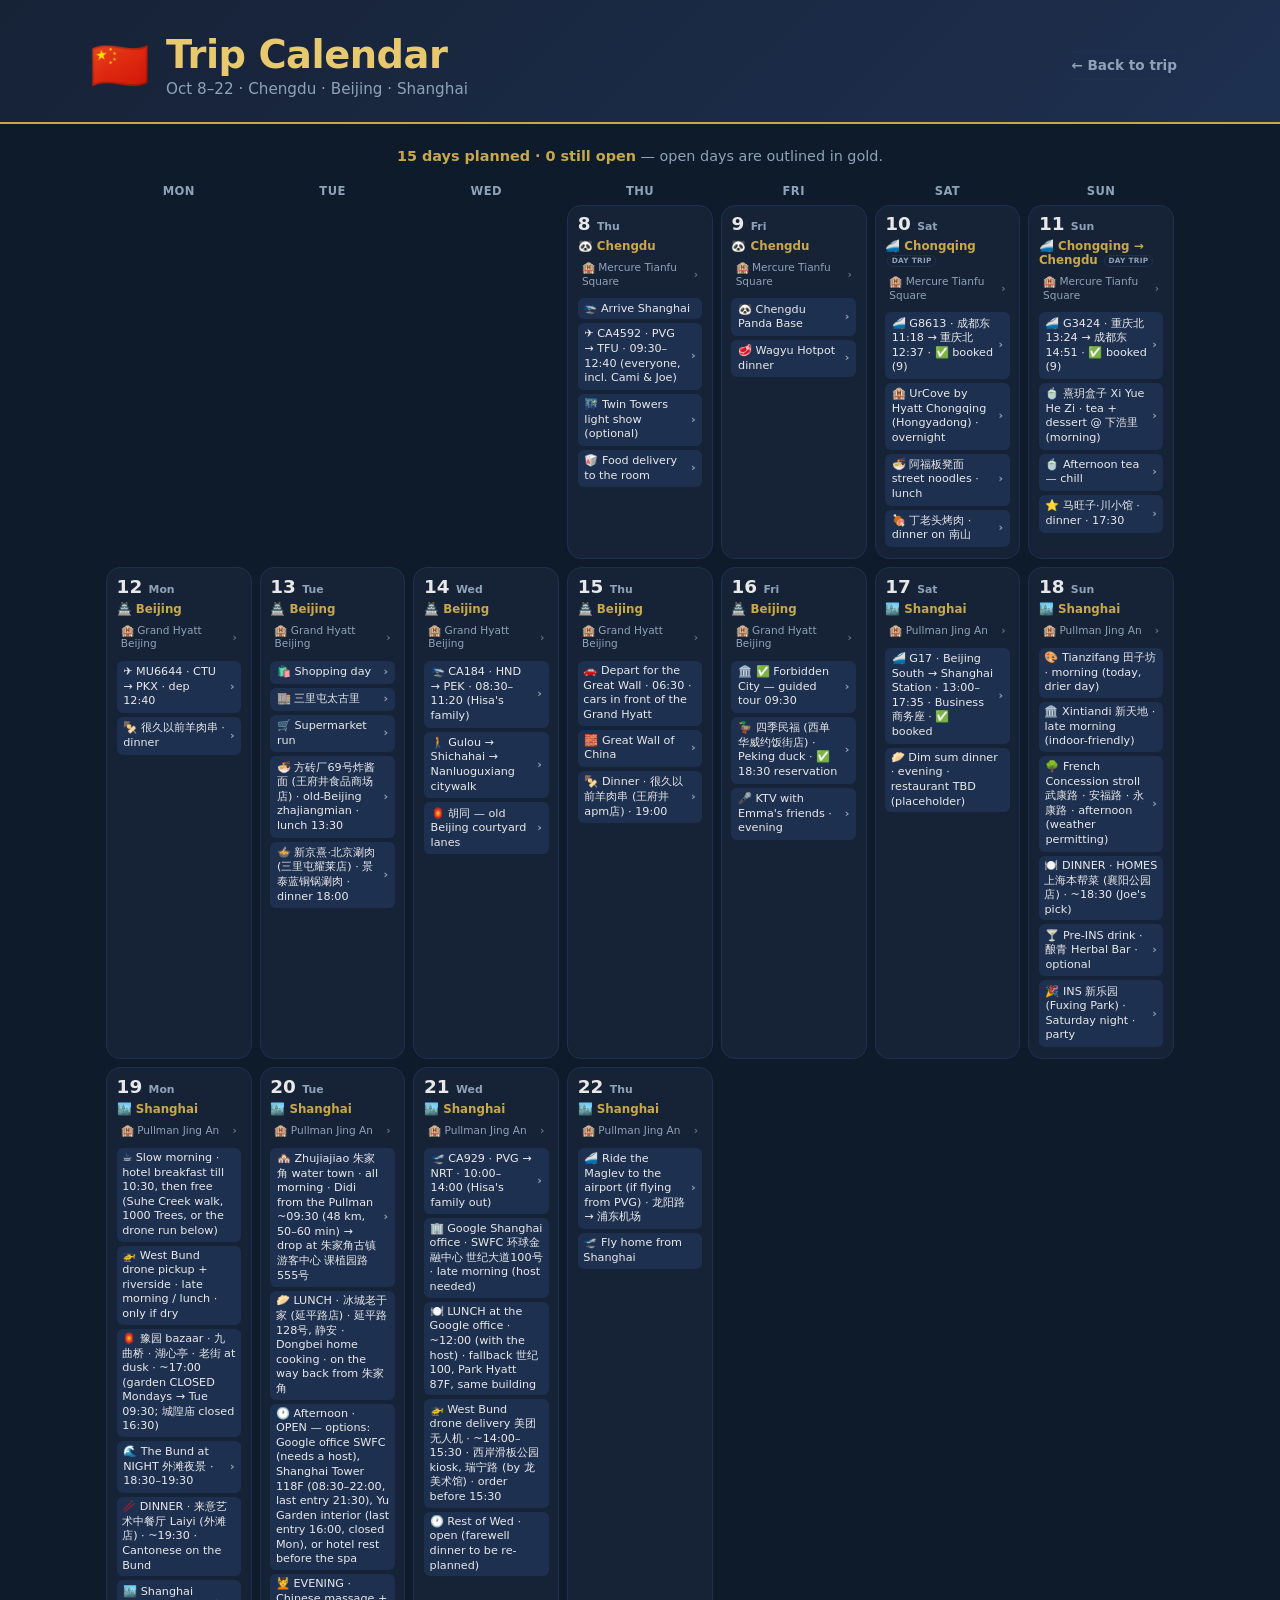
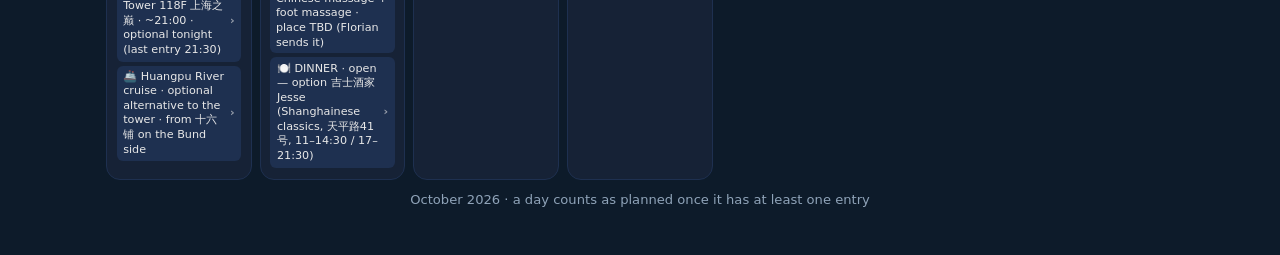
<file: calendar.html>
<!DOCTYPE html>
<html lang="en">
<head>
  <meta charset="UTF-8" />
  <meta name="viewport" content="width=device-width, initial-scale=1.0" />
  <title>Calendar · China Trip 2026 🇨🇳</title>
  <link rel="icon" type="image/svg+xml" href="favicon.svg" />
  <link rel="stylesheet" href="style.css?v=20260831c" />
</head>
<body>

  <header>
    <div class="header-inner">
      <div class="logo">🇨🇳</div>
      <div class="header-title">
        <h1>Trip Calendar</h1>
        <p class="subtitle">Oct 8–22 · Chengdu · Beijing · Shanghai</p>
      </div>
      <div id="auth-area"><a class="cal-back" href="./">← Back to trip</a></div>
    </div>
  </header>

  <main class="cal-wrap">
    <p class="cal-summary-line"><span id="cal-summary">…</span> — open days are outlined in gold.</p>

    <div class="cal-dow-head">
      <span>Mon</span><span>Tue</span><span>Wed</span><span>Thu</span><span>Fri</span><span>Sat</span><span>Sun</span>
    </div>
    <div class="cal-grid" id="cal-grid"></div>

    <p class="itin-note">October 2026 · a day counts as planned once it has at least one entry</p>
  </main>

  <div class="modal-overlay" id="cal-modal" role="dialog" aria-modal="true" aria-hidden="true">
    <div class="modal-box">
      <button class="modal-close" id="cal-modal-close" aria-label="Close">✕</button>
      <div class="modal-content" id="cal-modal-content"></div>
    </div>
  </div>

  <script src="activities.js?v=20261020d"></script>
  <script src="calendar.js?v=20261020d"></script>
</body>
</html>
</file>
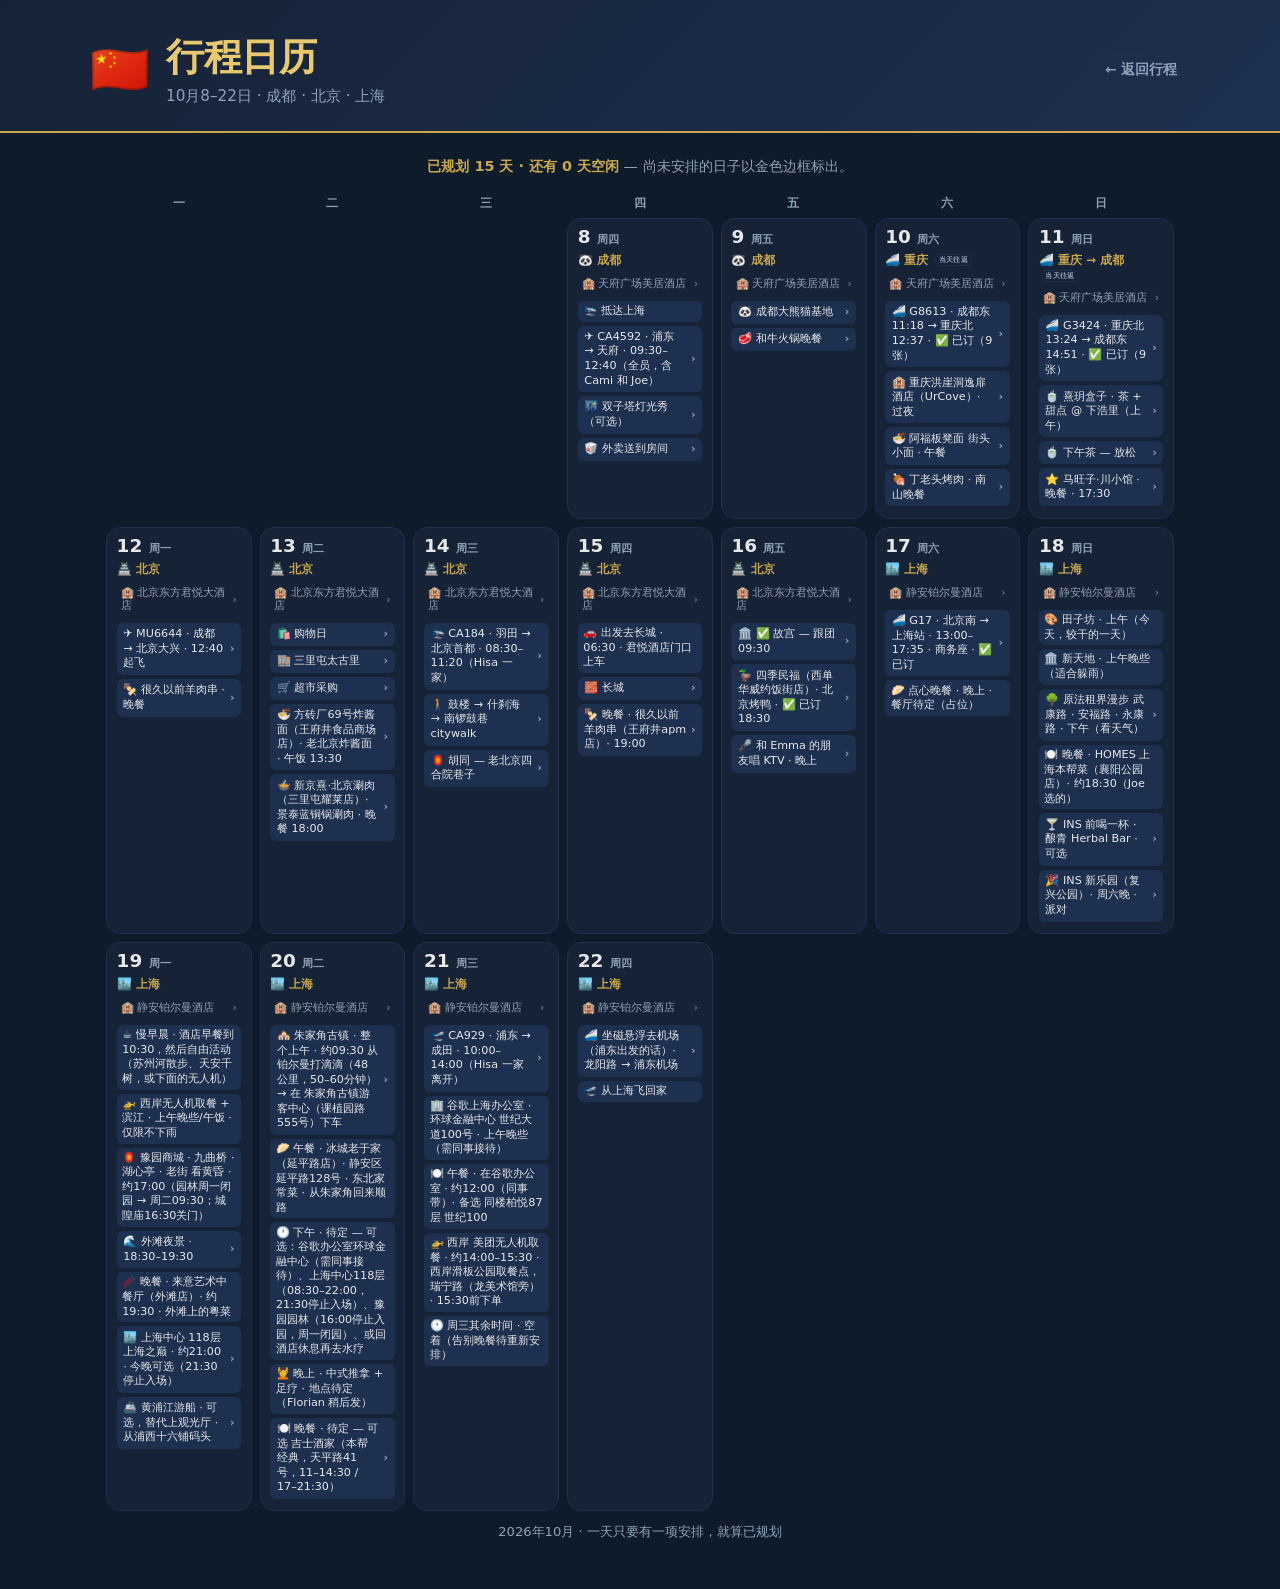
<file: cn-calendar.html>
<!DOCTYPE html>
<html lang="zh-CN">
<head>
  <meta charset="UTF-8" />
  <meta name="viewport" content="width=device-width, initial-scale=1.0" />
  <title>行程日历 · 2026 中国之行 🇨🇳</title>
  <link rel="icon" type="image/svg+xml" href="favicon.svg" />
  <link rel="stylesheet" href="style.css?v=20260831c" />
</head>
<body>

  <header>
    <div class="header-inner">
      <div class="logo">🇨🇳</div>
      <div class="header-title">
        <h1>行程日历</h1>
        <p class="subtitle">10月8–22日 · 成都 · 北京 · 上海</p>
      </div>
      <div id="auth-area"><a class="cal-back" href="./cn.html">← 返回行程</a></div>
    </div>
  </header>

  <main class="cal-wrap">
    <p class="cal-summary-line"><span id="cal-summary">…</span> — 尚未安排的日子以金色边框标出。</p>

    <div class="cal-dow-head">
      <span>一</span><span>二</span><span>三</span><span>四</span><span>五</span><span>六</span><span>日</span>
    </div>
    <div class="cal-grid" id="cal-grid"></div>

    <p class="itin-note">2026年10月 · 一天只要有一项安排，就算已规划</p>
  </main>

  <div class="modal-overlay" id="cal-modal" role="dialog" aria-modal="true" aria-hidden="true">
    <div class="modal-box">
      <button class="modal-close" id="cal-modal-close" aria-label="关闭">✕</button>
      <div class="modal-content" id="cal-modal-content"></div>
    </div>
  </div>

  <script src="cn-activities.js?v=20261020d"></script>
  <script src="cn-calendar.js?v=20261020d"></script>
</body>
</html>
</file>
<file: style.css>
/* ── Reset & Base ── */
*, *::before, *::after { box-sizing: border-box; margin: 0; padding: 0; }

:root {
  --navy: #0d1b2a;
  --navy-mid: #162236;
  --navy-light: #1e3050;
  --gold: #c9a84c;
  --gold-light: #e8c96e;
  --text: #e8e8e8;
  --text-muted: #8fa3b8;
  --radius: 14px;
  --shadow: 0 8px 32px rgba(0,0,0,0.45);
}

html { scroll-behavior: smooth; }

body {
  background: var(--navy);
  color: var(--text);
  font-family: 'Segoe UI', system-ui, -apple-system, sans-serif;
  min-height: 100vh;
}

/* ── Header ── */
header {
  background: linear-gradient(135deg, var(--navy-mid), var(--navy-light));
  border-bottom: 2px solid var(--gold);
  padding: 2rem 1.5rem 1.5rem;
}

.header-inner {
  max-width: 1100px;
  margin: 0 auto;
  display: flex;
  align-items: center;
  gap: 1rem;
}

.logo { font-size: 3rem; }

.header-title { flex: 1; }

/* ── Auth area ── */
#auth-area {
  display: flex;
  align-items: center;
  flex-shrink: 0;
}

/* rendered Google Sign-In button container */
#signin-btn {
  display: flex;
  align-items: center;
}

@keyframes signin-pulse {
  0%   { box-shadow: 0 0 0 0 rgba(212,175,55,0.7); }
  70%  { box-shadow: 0 0 0 8px rgba(212,175,55,0); }
  100% { box-shadow: 0 0 0 0 rgba(212,175,55,0); }
}

.signin-nudge {
  animation: signin-pulse 0.6s ease-out 2;
  border-radius: 50px;
}

#user-chip {
  align-items: center;
  gap: 0.5rem;
}

.user-avatar {
  width: 32px;
  height: 32px;
  border-radius: 50%;
  border: 2px solid var(--gold);
  object-fit: cover;
}

.user-name {
  font-size: 0.85rem;
  color: var(--gold-light);
  font-weight: 600;
}

@media (max-width: 500px) {
  .user-name { display: none; }
}

h1 {
  font-size: clamp(1.6rem, 4vw, 2.4rem);
  font-weight: 700;
  color: var(--gold-light);
  letter-spacing: -0.5px;
}

.subtitle {
  color: var(--text-muted);
  font-size: 0.95rem;
  margin-top: 0.2rem;
}

/* ── City Tabs ── */
.city-tabs {
  display: flex;
  justify-content: center;
  gap: 0.5rem;
  padding: 1.5rem 1rem 0;
  max-width: 1100px;
  margin: 0 auto;
  flex-wrap: wrap;
}

.tab {
  background: var(--navy-mid);
  border: 1.5px solid var(--navy-light);
  color: var(--text-muted);
  padding: 0.6rem 1.6rem;
  border-radius: 50px;
  font-size: 1rem;
  font-weight: 600;
  cursor: pointer;
  transition: all 0.2s;
}

.tab:hover { border-color: var(--gold); color: var(--gold); }

.tab.active {
  background: var(--gold);
  border-color: var(--gold);
  color: var(--navy);
}

/* ── Sections ── */
.act-sections, .food-sections { max-width: 1100px; margin: 0 auto; padding: 2rem 1rem 3rem; }

.city-section { display: none; }
.city-section.active { display: block; }

.modal-addr {
  font-size: 0.85rem;
  color: var(--gold);
  margin-bottom: 0.75rem;
  opacity: 0.85;
}

/* ── Cards Grid ── */
.cards-grid {
  display: grid;
  grid-template-columns: repeat(auto-fill, minmax(320px, 1fr));
  gap: 1.75rem;
  margin-top: 1.5rem;
}

.card {
  background: var(--navy-mid);
  border-radius: var(--radius);
  overflow: hidden;
  box-shadow: var(--shadow);
  border: 1px solid var(--navy-light);
  transition: transform 0.2s, box-shadow 0.2s;
  cursor: pointer;
}

.card:hover {
  transform: translateY(-4px);
  box-shadow: 0 16px 48px rgba(0,0,0,0.55);
  border-color: var(--gold);
}

.card-img-wrap {
  width: 100%;
  aspect-ratio: 16/10;
  overflow: hidden;
}

.card-img-wrap img {
  width: 100%;
  height: 100%;
  object-fit: cover;
  transition: transform 0.4s ease;
}

.card:hover .card-img-wrap img { transform: scale(1.05); }

.card-body { padding: 1.25rem 1.25rem 1rem; }

.card-body h2 {
  font-size: 1.2rem;
  font-weight: 700;
  color: var(--gold-light);
  margin-bottom: 0.5rem;
}

.teaser {
  color: var(--text-muted);
  font-size: 0.9rem;
  line-height: 1.55;
  margin-bottom: 1rem;
}

.card-footer {
  display: flex;
  align-items: center;
  justify-content: space-between;
  gap: 0.5rem;
}

/* ── Buttons ── */
.upvote-btn {
  background: transparent;
  border: 1.5px solid #c0392b44;
  color: #e8a0a0;
  padding: 0.4rem 0.9rem;
  border-radius: 50px;
  font-size: 0.9rem;
  cursor: pointer;
  transition: all 0.2s;
  display: flex;
  align-items: center;
  gap: 0.35rem;
}

.upvote-btn:hover, .upvote-btn.voted {
  background: #c0392b22;
  border-color: #e74c3c;
  color: #ff6b6b;
}

.upvote-btn.voted { animation: heartbeat 0.3s ease; }

.upvote-btn.user-voted {
  background: #c0392b33;
  border-color: #e74c3c;
  color: #ff6b6b;
}

@keyframes heartbeat {
  0% { transform: scale(1); }
  50% { transform: scale(1.25); }
  100% { transform: scale(1); }
}

.details-btn {
  background: var(--navy-light);
  border: 1.5px solid var(--gold);
  color: var(--gold);
  padding: 0.4rem 1rem;
  border-radius: 50px;
  font-size: 0.9rem;
  font-weight: 600;
  cursor: pointer;
  transition: all 0.2s;
}

.details-btn:hover {
  background: var(--gold);
  color: var(--navy);
}

/* ── Modal ── */
.modal-overlay {
  position: fixed;
  inset: 0;
  background: rgba(0,0,0,0.75);
  display: flex;
  align-items: center;
  justify-content: center;
  z-index: 1000;
  padding: 1rem;
  opacity: 0;
  pointer-events: none;
  transition: opacity 0.25s;
  backdrop-filter: blur(4px);
}

.modal-overlay.open {
  opacity: 1;
  pointer-events: all;
}

.modal-box {
  background: var(--navy-mid);
  border: 1.5px solid var(--gold);
  border-radius: var(--radius);
  max-width: 700px;
  width: 100%;
  max-height: 90vh;
  overflow-y: auto;
  position: relative;
  box-shadow: 0 24px 80px rgba(0,0,0,0.7);
}

.modal-close {
  position: sticky;
  top: 0;
  float: right;
  margin: 0.75rem 0.75rem 0 0;
  background: var(--navy-light);
  border: 1px solid var(--navy-light);
  color: var(--text-muted);
  width: 2rem;
  height: 2rem;
  border-radius: 50%;
  font-size: 1rem;
  cursor: pointer;
  transition: all 0.2s;
  z-index: 10;
}

.modal-close:hover { background: #c0392b; color: #fff; border-color: #c0392b; }

.modal-content { padding: 1.5rem 1.75rem 2rem; }

.modal-hero {
  width: 100%;
  aspect-ratio: 16/9;
  object-fit: cover;
  border-radius: 10px;
  margin-bottom: 1.25rem;
}

.modal-hero-emoji {
  width: 100%;
  aspect-ratio: 16/9;
  border-radius: 10px;
  margin-bottom: 1.25rem;
  display: flex;
  align-items: center;
  justify-content: center;
  font-size: 5rem;
  background: linear-gradient(135deg, #1a1a2e, #16213e);
}

.maps-link {
  color: var(--gold);
  text-decoration: none;
  font-size: 0.85em;
  white-space: nowrap;
}
.maps-link:hover { text-decoration: underline; }

.modal-video {
  width: 100%;
  border-radius: 12px;
  margin: 1rem 0 0.5rem;
  max-height: 420px;
  background: #000;
}

.modal-gallery {
  display: grid;
  grid-template-columns: repeat(3, 1fr);
  gap: 0.5rem;
  margin: 1rem 0 1.5rem;
}

.modal-gallery img {
  width: 100%;
  aspect-ratio: 1;
  object-fit: cover;
  border-radius: 8px;
  opacity: 0.75;
  filter: brightness(0.88);
  transition: opacity 0.2s, filter 0.2s, transform 0.2s;
}

.modal-content h2 {
  font-size: 1.5rem;
  color: var(--gold-light);
  margin-bottom: 1rem;
}

.modal-content p {
  color: var(--text-muted);
  line-height: 1.7;
  font-size: 0.95rem;
  margin-bottom: 0.75rem;
}

.modal-upvote {
  margin-top: 1.5rem;
  display: flex;
  justify-content: center;
}

.modal-upvote .upvote-btn {
  font-size: 1rem;
  padding: 0.6rem 1.5rem;
}

/* ── Top Nav (Hotels / Activities) ── */
.top-nav {
  display: flex;
  justify-content: center;
  gap: 0.5rem;
  padding: 1.25rem 1rem 0;
  max-width: 1100px;
  margin: 0 auto;
}

.top-tab {
  background: var(--navy-mid);
  border: 2px solid var(--navy-light);
  color: var(--text-muted);
  padding: 0.65rem 2rem;
  border-radius: 50px;
  font-size: 1rem;
  font-weight: 700;
  cursor: pointer;
  transition: all 0.2s;
  letter-spacing: 0.3px;
}

.top-tab:hover { border-color: var(--gold); color: var(--gold); }

.top-tab.active {
  background: var(--gold);
  border-color: var(--gold);
  color: var(--navy);
}

.top-section { display: none; }
.top-section.active { display: block; }

/* ── Itinerary Timeline ── */
.itinerary-wrap {
  max-width: 1100px;
  margin: 1.5rem auto 0;
  padding: 0 1rem;
}

.itinerary {
  display: flex;
  align-items: center;
  background: var(--navy-mid);
  border: 1px solid var(--navy-light);
  border-radius: var(--radius);
  padding: 1.25rem 1.5rem;
  gap: 0;
  overflow-x: auto;
}

.itin-step {
  align-self: flex-start;
  display: flex;
  flex-direction: column;
  align-items: center;
  gap: 0.25rem;
  min-width: 80px;
}

.itin-dot {
  width: 14px;
  height: 14px;
  border-radius: 50%;
  background: var(--gold);
  border: 2px solid var(--gold-light);
  flex-shrink: 0;
}

.itin-dot--fly { background: #4a9eff; border-color: #7bbfff; }

.itin-line {
  flex: 1;
  height: 2px;
  background: linear-gradient(90deg, var(--gold), var(--navy-light));
  min-width: 30px;
  margin-bottom: 32px;
}

.itin-label {
  font-size: 0.72rem;
  color: var(--gold);
  font-weight: 700;
}

.itin-city {
  font-size: 0.82rem;
  color: var(--text);
  font-weight: 600;
  white-space: nowrap;
}

.itin-nights {
  font-size: 0.72rem;
  color: var(--text-muted);
}

.itin-controls { text-align: center; }

.itin-note {
  text-align: center;
  color: var(--text-muted);
  font-size: 0.82rem;
  margin-top: 0.75rem;
}

/* ── Hotel Tabs ── */
.hotel-tabs { margin-top: 1.5rem; }

.hotel-sections { max-width: 1100px; margin: 0 auto; padding: 0 1rem 3rem; }

.hotel-city { display: none; padding-top: 1.25rem; }
.hotel-city.active { display: block; }

.food-city { display: none; padding-top: 1.25rem; }
.food-city.active { display: block; }

.hotel-city-note {
  color: var(--text-muted);
  font-size: 0.85rem;
  margin-bottom: 1.25rem;
  text-align: center;
}

/* ── Hotel Cards ── */
.hotel-grid {
  display: grid;
  grid-template-columns: repeat(auto-fill, minmax(340px, 1fr));
  gap: 1.75rem;
}

.hotel-card {
  background: var(--navy-mid);
  border: 1px solid var(--navy-light);
  border-radius: var(--radius);
  overflow: hidden;
  box-shadow: var(--shadow);
  transition: transform 0.2s, box-shadow 0.2s;
}

.hotel-card:hover {
  transform: translateY(-3px);
  box-shadow: 0 16px 48px rgba(0,0,0,0.55);
  border-color: var(--gold);
}

.hotel-img-wrap {
  position: relative;
  width: 100%;
  aspect-ratio: 16/9;
  overflow: hidden;
}

.hotel-img-wrap img {
  width: 100%;
  height: 100%;
  object-fit: cover;
  transition: transform 0.4s;
}

.hotel-card:hover .hotel-img-wrap img { transform: scale(1.04); }

.hotel-badge {
  position: absolute;
  top: 0.75rem;
  right: 0.75rem;
  padding: 0.3rem 0.75rem;
  border-radius: 50px;
  font-size: 0.78rem;
  font-weight: 700;
  letter-spacing: 0.3px;
}

.badge-value    { background: #1a6b3c; color: #7effc0; }
.badge-luxury   { background: #5c3a00; color: var(--gold-light); }
.badge-stayed   { background: #1a3a6b; color: #7eb8ff; }
.badge-location { background: #4a1a6b; color: #d4a0ff; }
.badge-joke     { background: #5c1a1a; color: #ffb0b0; }
.badge-pick     { background: #1a4a1a; color: #7aff7a; }

.hotel-alternatives {
  margin-top: 2rem;
  padding-top: 1.5rem;
  border-top: 1px solid rgba(255,255,255,0.08);
}
.hotel-alternatives-heading {
  font-size: 0.75rem;
  font-weight: 600;
  letter-spacing: 0.12em;
  text-transform: uppercase;
  color: rgba(255,255,255,0.3);
  margin: 0 0 1.25rem;
}

.hotel-stars-modal { font-size: 0.65em; opacity: 0.6; margin-left: 0.4em; vertical-align: middle; }
.hotel-price-modal { color: var(--gold); font-weight: 600; margin: 0.5rem 0 1rem; font-size: 1.05rem; }

.hotel-body { padding: 1.25rem 1.5rem 1.5rem; }

.hotel-header {
  display: flex;
  align-items: baseline;
  justify-content: space-between;
  gap: 0.5rem;
  margin-bottom: 0.6rem;
}

.hotel-header h3 {
  font-size: 1.15rem;
  font-weight: 700;
  color: var(--gold-light);
}

.hotel-header h3 a { color: inherit; text-decoration: none; }
.hotel-header h3 a:hover { text-decoration: underline; }

.hotel-stars { color: var(--gold); font-size: 0.8rem; letter-spacing: 1px; }

.hotel-price {
  font-size: 1.3rem;
  font-weight: 800;
  color: var(--text);
  margin-bottom: 1rem;
}

.hotel-price .per-night {
  font-size: 0.8rem;
  font-weight: 400;
  color: var(--text-muted);
}

.hotel-price .total-price {
  font-size: 0.82rem;
  font-weight: 500;
  color: var(--text-muted);
  margin-left: 0.4rem;
}

.pros, .cons {
  list-style: none;
  margin-bottom: 0.75rem;
  display: flex;
  flex-direction: column;
  gap: 0.3rem;
}

.pros li::before { content: '✓ '; color: #4caf72; font-weight: 700; }
.cons li::before { content: '✗ '; color: #e05555; font-weight: 700; }

.pros li, .cons li {
  font-size: 0.88rem;
  color: var(--text-muted);
  line-height: 1.4;
}

.hotel-vs {
  margin-top: 1rem;
  padding: 0.6rem 0.9rem;
  background: var(--navy-light);
  border-left: 3px solid var(--gold);
  border-radius: 4px;
  font-size: 0.82rem;
  color: var(--text-muted);
  font-style: italic;
}

.hotel-vote-row {
  margin-top: 0.85rem;
}

.upvote-btn.votes-loading {
  opacity: 0.4;
  cursor: not-allowed;
  pointer-events: none;
}

.signout-btn {
  background: none;
  border: none;
  color: var(--text-muted);
  cursor: pointer;
  font-size: 0.8rem;
  padding: 0.1rem 0.3rem;
  line-height: 1;
  border-radius: 50%;
  transition: color 0.2s;
}
.signout-btn:hover { color: var(--gold); }

/* ── Footer ── */
footer {
  text-align: center;
  color: var(--text-muted);
  font-size: 0.85rem;
  padding: 2rem 1rem;
  border-top: 1px solid var(--navy-light);
}

/* ── Responsive ── */
@media (max-width: 600px) {
  .cards-grid { grid-template-columns: 1fr; }
  .modal-gallery { grid-template-columns: repeat(3, 1fr); }
}

/* Day highlight inside an itinerary step (e.g. Oct 15 Great Wall) */
.itin-day {
  margin-top: 0.3rem;
  font-size: 0.68rem;
  font-weight: 700;
  color: var(--navy-dark, #0f1b2d);
  background: var(--gold);
  border-radius: 999px;
  padding: 0.15rem 0.5rem;
  white-space: nowrap;
}

/* "Not considered" — ideas kept visible but clearly parked */
.parked { margin-top: 2.5rem; }
.parked-title {
  font-size: 1rem;
  font-weight: 700;
  color: var(--text-muted);
  margin: 0 0 0.15rem;
}
.parked-note {
  color: var(--text-muted);
  font-size: 0.82rem;
  margin: 0 0 1rem;
}
.card--parked { opacity: 0.55; filter: saturate(0.5); }
.card--parked:hover { opacity: 0.85; filter: none; }

/* Itinerary hotel row — revealed by the toggle */
.itin-hotel {
  display: block;
  margin-top: 0.3rem;
  font-size: 0.68rem;
  font-weight: 600;
  color: var(--text-muted);
  border-top: 1px dashed var(--navy-light);
  padding-top: 0.3rem;
  white-space: nowrap;
}
.itinerary.hide-details .itin-day,
.itinerary.hide-details .itin-hotel { display: none; }

.itin-toggle {
  display: inline-block;
  margin: 0.75rem 0.25rem 0;
  text-decoration: none;
  background: transparent;
  border: 1px solid var(--navy-light);
  color: var(--text-muted);
  font-size: 0.75rem;
  font-weight: 600;
  padding: 0.3rem 0.8rem;
  border-radius: 999px;
  cursor: pointer;
  transition: color 0.2s, border-color 0.2s;
}
.itin-toggle:hover { color: var(--gold); border-color: var(--gold); }

.itin-day + .itin-day { margin-top: 0.2rem; }

/* --- Itinerary on small screens ---------------------------------------
   Let the hotel/day labels wrap instead of forcing each step wide, so the
   whole trip fits the viewport without a sideways swipe. */
@media (max-width: 600px) {
  .itinerary { padding: 1rem 0.75rem; gap: 0; }
  .itin-step { min-width: 64px; max-width: 78px; }
  .itin-city { font-size: 0.74rem; white-space: normal; line-height: 1.15; }
  .itin-label { font-size: 0.66rem; }
  .itin-nights { font-size: 0.66rem; }
  .itin-day {
    font-size: 0.6rem;
    padding: 0.12rem 0.35rem;
    white-space: normal;
    line-height: 1.15;
    text-align: center;
  }
  .itin-hotel {
    font-size: 0.6rem;
    white-space: normal;
    line-height: 1.2;
    text-align: center;
  }
}

/* Mobile: tighten the connectors, hint that the timeline scrolls, and stop
   Google's fixed-width sign-in button from pushing the whole page sideways. */
@media (max-width: 600px) {
  .itin-line { width: 14px !important; min-width: 14px; }
  .itinerary-wrap { position: relative; }
  .itinerary-wrap::after {
    content: '';
    position: absolute;
    top: 0; right: 0; bottom: 0;
    width: 28px;
    pointer-events: none;
    background: linear-gradient(to right, transparent, var(--navy-dark, #0f1b2d));
    border-radius: 0 var(--radius) var(--radius) 0;
  }
  .g_id_signin, #signin-btn {
    max-width: 100%;
    overflow: hidden;
  }
}

/* Google's sign-in widget renders at a fixed ~194px and overflows the
   narrowest phones, which made the whole page scroll sideways. Nothing else
   on the page exceeds the viewport, so clipping the horizontal axis is safe. */
@media (max-width: 600px) {
  html, body { overflow-x: hidden; }
}

/* ---- Flight chip on a connector (desktop: minimal, full detail on hover) */
.itin-line--flight { position: relative; overflow: visible; }
.itin-flight {
  position: absolute;
  left: 50%;
  top: 50%;
  transform: translate(-50%, -50%);
  background: var(--navy-mid);
  border: 1px solid var(--navy-light);
  color: var(--text-muted);
  font-size: 0.62rem;
  font-weight: 700;
  white-space: nowrap;
  padding: 0.1rem 0.35rem;
  border-radius: 999px;
  cursor: help;
}
.itin-flight:hover, .itin-flight:focus { color: var(--gold); border-color: var(--gold); outline: none; }
.itin-flight-info {
  display: none;
  position: absolute;
  bottom: calc(100% + 8px);
  left: 50%;
  transform: translateX(-50%);
  z-index: 20;
  background: var(--navy-dark, #0f1b2d);
  border: 1px solid var(--gold);
  color: var(--text);
  font-size: 0.68rem;
  font-weight: 500;
  line-height: 1.45;
  text-align: left;
  white-space: nowrap;
  padding: 0.5rem 0.65rem;
  border-radius: 8px;
  box-shadow: var(--shadow);
}
.itin-flight:hover .itin-flight-info,
.itin-flight:focus .itin-flight-info { display: block; }

/* ---- Mobile: run the whole timeline vertically -------------------------
   The horizontal version needed a sideways swipe on every phone. Stacked, the
   entire trip is visible in one scroll and each stop has room for its day
   markers, hotel and flight. */
@media (max-width: 600px) {
  .itinerary {
    flex-direction: column;
    align-items: stretch;
    overflow-x: visible;
    padding: 1rem 1.1rem;
  }
  .itinerary-wrap::after { display: none; }   /* no sideways fade needed */

  .itin-step {
    align-self: stretch;
    flex-direction: row;
    align-items: flex-start;
    gap: 0.6rem;
    min-width: 0;
    max-width: none;
    text-align: left;
    padding: 0.15rem 0;
    flex-wrap: wrap;
  }
  .itin-dot { flex: 0 0 auto; margin-top: 0.15rem; }
  .itin-label { flex: 0 0 3.6rem; font-size: 0.7rem; }
  .itin-city  { flex: 1 1 auto; font-size: 0.82rem; text-align: left; }
  .itin-nights{ flex: 0 0 auto; font-size: 0.68rem; }
  .itin-day, .itin-hotel {
    /* basis must subtract the indent, or the margin pushes it past the edge */
    flex: 0 0 calc(100% - 4.6rem);
    max-width: calc(100% - 4.6rem);
    margin-left: 4.6rem;
    text-align: left;
  }
  .itin-hotel { border-top: none; padding-top: 0; }

  .itin-line {
    width: 2px !important;
    min-width: 2px;
    height: 22px;
    flex: 0 0 auto;
    margin-left: 4px;
  }
  .itin-line--flight { height: 34px; overflow: visible; }
  .itin-flight {
    left: 0;
    transform: translate(0, -50%);
    margin-left: 12px;
  }
  .itin-flight-info {
    left: 0;
    transform: none;
    white-space: normal;
    width: 15rem;
  }
}

/* ═══════════════════════════════ Trip calendar page */
.cal-wrap { max-width: 1100px; margin: 0 auto; padding: 1.5rem 1rem 3rem; }
.cal-back {
  color: var(--text-muted); text-decoration: none; font-size: 0.85rem;
  font-weight: 600; border: 1px solid var(--navy-light);
  padding: 0.35rem 0.75rem; border-radius: 999px; white-space: nowrap;
}
.cal-back:hover { color: var(--gold); border-color: var(--gold); }
.cal-summary-line { text-align: center; color: var(--text-muted); font-size: 0.9rem; margin: 0 0 1.25rem; }
#cal-summary { color: var(--gold); font-weight: 700; }

.cal-dow-head {
  display: grid; grid-template-columns: repeat(7, 1fr); gap: 0.5rem;
  margin-bottom: 0.4rem;
}
.cal-dow-head span {
  text-align: center; font-size: 0.72rem; font-weight: 700;
  color: var(--text-muted); text-transform: uppercase; letter-spacing: 0.04em;
}
.cal-grid { display: grid; grid-template-columns: repeat(7, 1fr); gap: 0.5rem; }

.cal-cell {
  background: var(--navy-mid);
  border: 1px solid var(--navy-light);
  border-radius: var(--radius);
  padding: 0.6rem 0.6rem 0.7rem;
  min-height: 132px;
  display: flex; flex-direction: column; gap: 0.35rem;
}
.cal-cell--empty { background: transparent; border: none; min-height: 0; }
/* Days with nothing scheduled — the whole point of this page */
.cal-cell--free { border: 1px dashed var(--gold); background: rgba(201, 168, 76, 0.06); }

.cal-date { display: flex; align-items: baseline; gap: 0.4rem; }
.cal-dnum { font-size: 1.15rem; font-weight: 800; color: var(--text); line-height: 1; }
.cal-dow  { font-size: 0.68rem; color: var(--text-muted); font-weight: 600; }
.cal-city { font-size: 0.74rem; font-weight: 700; color: var(--gold); }
.cal-hotel{ font-size: 0.66rem; color: var(--text-muted); line-height: 1.25; }
.cal-items{ display: flex; flex-direction: column; gap: 0.25rem; margin-top: 0.15rem; }
.cal-item {
  font-size: 0.7rem; line-height: 1.3; color: var(--text);
  background: var(--navy-light); border-radius: 6px; padding: 0.2rem 0.35rem;
}
.cal-free { font-size: 0.7rem; color: var(--gold); font-weight: 600; opacity: 0.85; }

@media (max-width: 700px) {
  /* one day per row on phones — a 7-wide grid is unreadable at this size */
  .cal-dow-head { display: none; }
  .cal-grid { grid-template-columns: 1fr; gap: 0.45rem; }
  .cal-cell { min-height: 0; flex-direction: row; flex-wrap: wrap; align-items: baseline; gap: 0.5rem; }
  .cal-cell--empty { display: none; }
  .cal-date { flex: 0 0 3.6rem; }
  .cal-city { flex: 1 1 auto; }
  .cal-hotel { flex: 1 0 100%; }
  .cal-items { flex: 1 0 100%; }
}

/* Calendar items that open a detail popup */
.cal-item--link {
  font-family: inherit; text-align: left; width: 100%;
  border: 1px solid transparent; cursor: pointer;
  display: flex; align-items: center; gap: 0.3rem;
}
.cal-item--link:hover { border-color: var(--gold); color: var(--gold); }
.cal-more { margin-left: auto; opacity: 0.6; font-weight: 700; }

.cal-hotel--link {
  font-family: inherit; text-align: left; width: 100%;
  background: transparent; border: 1px solid transparent; cursor: pointer;
  padding: 0.1rem 0.2rem; border-radius: 5px;
  display: flex; align-items: center; gap: 0.3rem;
}
.cal-hotel--link:hover { border-color: var(--gold); color: var(--gold); }

/* ── Phone in landscape: wide enough for the 7-column grid, but only ~390px tall.
   The default layout needs 2.2 screens of scrolling there, most of it spent on a
   header taller than a third of the viewport. Trade type size for vertical density
   so the whole trip is one short scroll. Keyed on height + orientation so tablets
   and desktops (both taller than 520px) are untouched. ── */
@media (orientation: landscape) and (max-height: 520px) {
  header { padding: 0.5rem 0.9rem; }
  .header-inner { gap: 0.6rem; }
  .logo { font-size: 1.5rem; }
  .header-title h1 { font-size: 1.15rem; }
  .header-title .subtitle { font-size: 0.7rem; margin: 0; }
  .cal-back { font-size: 0.72rem; padding: 0.25rem 0.55rem; }

  .cal-wrap { padding: 0.5rem 0.6rem 1rem; max-width: none; }
  .cal-summary-line { font-size: 0.74rem; margin: 0 0 0.45rem; }

  .cal-dow-head { gap: 0.3rem; margin-bottom: 0.25rem; }
  .cal-dow-head span { font-size: 0.6rem; }
  .cal-grid { gap: 0.3rem; }

  .cal-cell { min-height: 0; padding: 0.35rem 0.35rem 0.4rem; gap: 0.2rem; }
  .cal-date { gap: 0.3rem; }
  .cal-dnum { font-size: 0.9rem; }
  .cal-dow { font-size: 0.58rem; }
  .cal-city { font-size: 0.64rem; }
  .cal-hotel { font-size: 0.58rem; line-height: 1.15; }
  .cal-hotel--link { padding: 0; }
  .cal-items { gap: 0.15rem; margin-top: 0; }
  .cal-item { font-size: 0.6rem; line-height: 1.2; padding: 0.15rem 0.25rem; }
  .cal-free { font-size: 0.6rem; }
  .cal-more { display: none; }        /* the ">" chevron costs a wrap at this width */
  .itin-note { font-size: 0.65rem; margin-top: 0.5rem; }
}

/* Day-trip marker: the cell keeps its block hotel, so the city label needs to
   say why it disagrees with the hotel underneath it. */
.cal-daytrip {
  font-size: 0.62em; font-weight: 600; letter-spacing: 0.04em;
  text-transform: uppercase; color: var(--text-muted);
  border: 1px solid var(--navy-light); border-radius: 999px;
  padding: 0.05em 0.45em; margin-left: 0.3em; vertical-align: middle;
  white-space: nowrap;
}

/* ── Remember list ─────────────────────────────── */
.remember-wrap { max-width: 900px; margin: 1.5rem auto 3rem; padding: 0 1rem; }
.remember-intro { color: var(--text-muted); text-align: center; margin: 0 0 1.25rem; font-size: 1.05rem; }
.remember-list { list-style: none; margin: 0; padding: 0; display: grid; gap: 0.9rem; }
.remember-item {
  display: flex; gap: 1rem; align-items: flex-start;
  background: var(--navy-mid); border: 1px solid var(--navy-light);
  border-radius: var(--radius); padding: 1rem 1.1rem; line-height: 1.5; color: var(--text);
}
.remember-item--critical { border-color: var(--gold); box-shadow: 0 0 0 1px rgba(201,168,76,0.25) inset; }
.remember-item strong { color: var(--gold-light); font-size: 1.05rem; }
.remember-link { display: inline-block; margin-top: 0.55rem; padding: 0.45rem 0.9rem; border: 1px solid var(--gold); border-radius: 999px; color: var(--gold-light); text-decoration: none; font-weight: 600; font-size: 0.95rem; }
.remember-link:hover { background: var(--gold); color: var(--navy, #0b1f3a); }
.remember-icon { font-size: 1.6rem; line-height: 1; flex: 0 0 auto; margin-top: 0.1rem; }
.remember-note { color: var(--text-muted); font-size: 0.8rem; text-align: center; margin-top: 1.5rem; }
@media (max-width: 600px) { .remember-item { padding: 0.85rem 0.9rem; gap: 0.7rem; } .remember-icon { font-size: 1.3rem; } }
</file>
